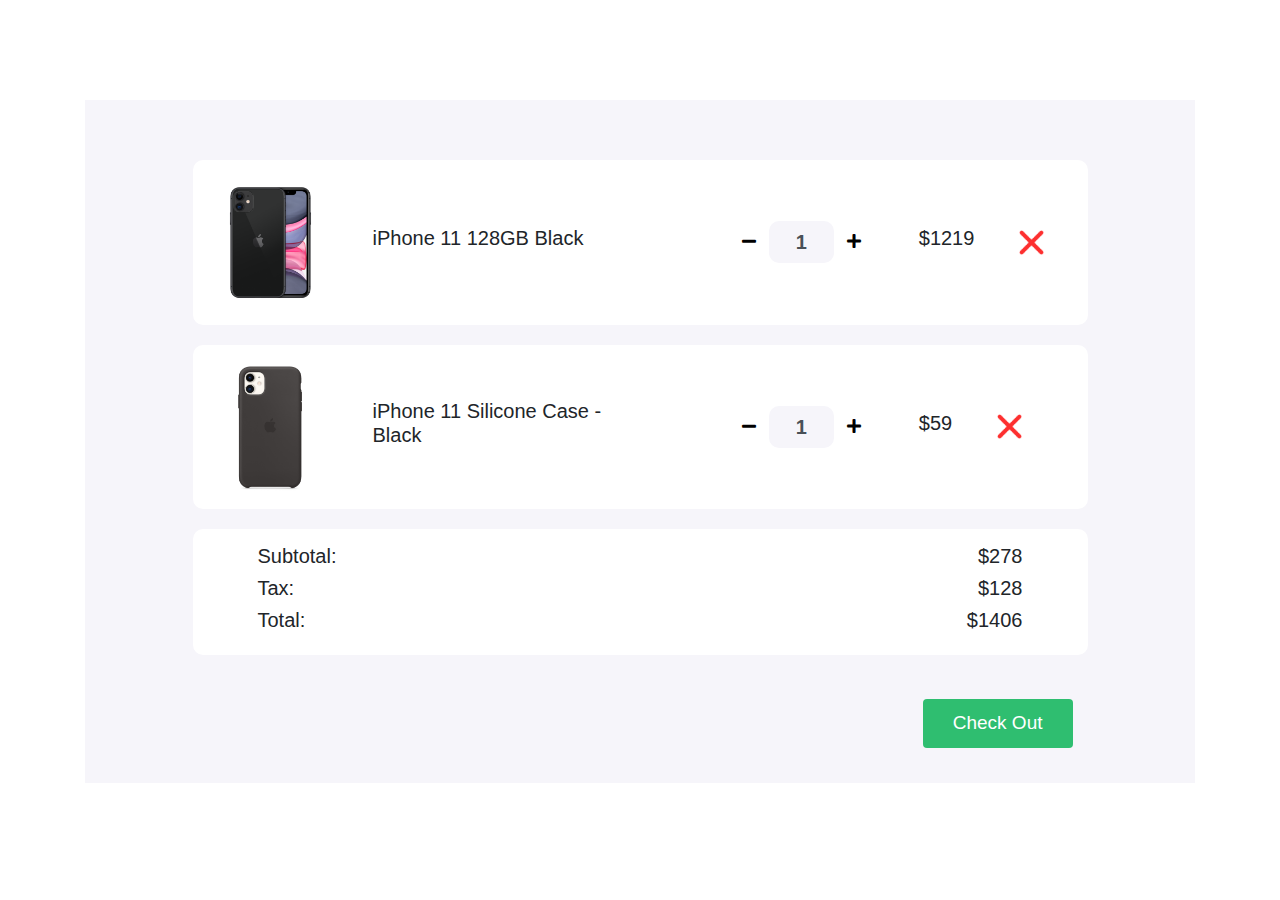
<file: shoping_Cart/index.html>
<!DOCTYPE html>
<html>

<head>
   <title>Shopping Cart</title>
   <meta charset="utf-8">
   <meta name="viewport" content="width=device-width, initial-scale=1">
   <link rel="stylesheet" href="https://maxcdn.bootstrapcdn.com/bootstrap/4.0.0/css/bootstrap.min.css">
   <link href="https://cdnjs.cloudflare.com/ajax/libs/font-awesome/5.11.2/css/all.css" rel="stylesheet" />
   <link href="style.css" rel="stylesheet">
</head>

<body>

   <section>
      <div class="container">
         <div class="cart">
            <div class="col-md-12 col-lg-10 mx-auto">
               <div class="cart-item">
                  <div class="row">
                     <div class="col-md-7 center-item">
                        <img src="images/product-1.png" alt="">
                        <h5>iPhone 11 128GB Black</h5>
                     </div>

                     <div class="col-md-5 center-item">
                        <div class="input-group number-spinner">
                           <button class="btn btn-default" onclick="handelProductChange('phone',false)"><i class="fas fa-minus"></i></button>
                           <input id="phoneCount" type="text"  class="form-control text-center" value="1">
                           <button class="btn btn-default" onclick="handelProductChange('phone',true)"><i class="fas fa-plus"></i></button>
                        </div>
                        <h5>$<span id="phonePrice">1219</span></h5>
                        <img src="images/remove.png" alt="" class="remove-item">
                     </div>
                  </div>
               </div>

               <div class="cart-item">
                  <div class="row">
                     <div class="col-md-7 center-item mx-auto">
                        <img src="images/product-2.png" alt="">
                        <h5>iPhone 11 Silicone Case - Black</h5>
                     </div>
                     <div class="col-md-5 center-item">
                        <div class="input-group number-spinner">
                           <button class="btn btn-default" onclick="handelProductChange('case',false)"><i class="fas fa-minus"></i></button>
                           <input id= "caseCount" type="text" class="form-control text-center" value="1">
                           <button class="btn btn-default" onclick="handelProductChange('case',true)"><i class="fas fa-plus"></i></button>

                        </div>
                        <h5>$<span id = "casePrice">59</span></h5>
                        <img src="images/remove.png" alt="" class="remove-item">
                     </div>
                  </div>
               </div>

               <div class="cart-item">
                  <div class="row">

                     <div class="col-md-8">
                        <h5>Subtotal: </h5>
                        <h5>Tax:</h5>
                        <h5>Total:</h5>
                     </div>

                     <div class="col-md-4 status">
                        <h5>$<span id = 'subTotal'>278</span></h5>
                        <h5>$<span id="taxAmount">128</span></h5>
                        <h5>$<span id="total">1406</span></h5>
                     </div>
                  </div>
               </div>
               <div class="col-md-12 pt-4 pb-4">
                  <button type="button" class="btn btn-success check-out">Check Out</button>
               </div>
            </div>
         </div>
      </div>
   </section>

   <script>
// document.getElementById('caseIncrese').addEventListener('click', function(){
//    handelProductChange(true);
// });
// document.getElementById('caseDecrease').addEventListener('click', function(){
//    handelProductChange(false);

//       });


      // document.getElementById('caseIncrese').addEventListener('click', function(){
      //    let caseIncrese = parseInt(document.getElementById('caseCount').value);
      //    caseIncrese++;
      //    document.getElementById('caseCount').value= caseIncrese;
      //    const casePrice= caseIncrese*59;
      //    document.getElementById('caseTotal').innerText=casePrice;
      // });

      // document.getElementById('caseDecrease').addEventListener('click', function(){
      //    let caseDecrease = parseInt(document.getElementById('caseCount').value);
      //    caseDecrease--;
      //    document.getElementById('caseCount').value= caseDecrease;
      //    const casePrice= caseDecrease*59;
      //    document.getElementById('caseTotal').innerText=casePrice;
      // });

      // document.getElementById('phoneIncrease').addEventListener('click', function(){
      //    let phoneCount =parseInt(document.getElementById('phoneCount').value);
      //    phoneCount++;
      //    document.getElementById('phoneCount').value=phoneCount;
      //    const phonePrice=phoneCount * 1219;
      //    document.getElementById('phonePrice').innerText=phonePrice;
      // });
      // document.getElementById('phoneDecrease').addEventListener('click', function(){
      //    let phoneCount= parseInt(document.getElementById('phoneCount').value);
      //    phoneCount--;
      //    document.getElementById('phoneCount').value=phoneCount;
      //    const phonePrice = phoneCount*1219;
      //    document.getElementById('phonePrice').innerText=phonePrice;
      // });
         // document.getElementById('phoneDecrease').addEventListener('click', function(){
         //    handelPhoneChange(false);
         // });
         // document.getElementById('phoneIncrease').addEventListener('click',function(){
         //    handelPhoneChange(true);
         // });


      //    function handelCaseChange(isIncrese){
      //    let caseCount = parseInt(document.getElementById('caseCount').value);
      //    if (isIncrese == false && caseCount>0){
      //       caseCount--;
      //    }
      //    else if(isIncrese == true){
      //       caseCount++;
      //    }
      //    document.getElementById('caseCount').value= caseCount;
      //    const casePrice= caseCount*59;
      //    document.getElementById('caseTotal').innerText=casePrice;
      // };

      //    function handelPhoneChange(isIncrese){
      //       let phoneCount = parseInt(document.getElementById('phoneCount').value);
      //       if (isIncrese==true){
      //          phoneCount++;
      //       } else if(isIncrese==false && phoneCount>0){
      //          phoneCount--;
      //       }
      //       document.getElementById('phoneCount').value=phoneCount;
      //       const phonePrice = phoneCount*1219;
      //       document.getElementById('phonePrice').innerText=phonePrice;
      //    };
      function handelProductChange(product,isIncrese){
            let productCount = parseInt(document.getElementById(product+'Count').value);
            if (isIncrese==true){
               productCount++;
            } else if(isIncrese==false && productCount>0){
               productCount--;
            };
            let productPrice =0;
            document.getElementById(product+'Count').value=productCount;
            if(product=='phone'){
               productPrice = productCount*1219;
            }else if(product=='case'){
               productPrice = productCount*59; 
            }
            document.getElementById(product+'Price').innerText=productPrice;
            subPrice();
         };

         function subPrice(){
            // const phonePrice = getPrice('phone');
            // const casePrice = getPrice('case');
            const subPrice = getPrice('phone')+getPrice('case');;
            document.getElementById('subTotal').innerText=subPrice;
            const tax = (subPrice/100)*10;
            document.getElementById('taxAmount').innerText=Math.round(tax);
            document.getElementById('total').innerText= subPrice+Math.round(tax);

         };
         function getPrice(product){
            const productPrice = parseInt(document.getElementById(product+'Price').innerText);
            return productPrice;
         }
   </script>
</body>

</html>
</file>
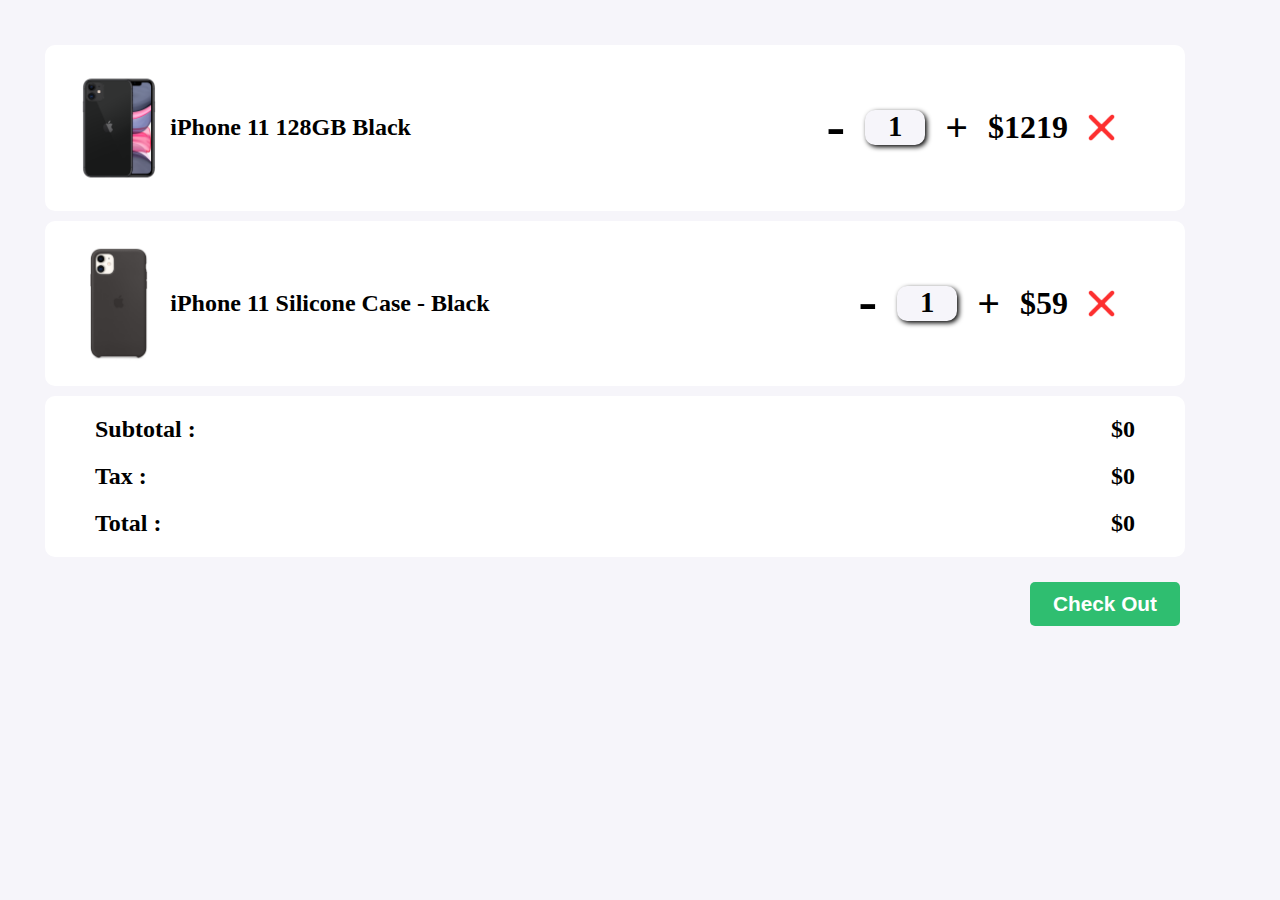
<file: shopping-cart/index.html>
<!DOCTYPE html>
<html lang="en">
<head>
   <meta charset="UTF-8">
   <meta http-equiv="X-UA-Compatible" content="IE=edge">
   <meta name="viewport" content="width=device-width, initial-scale=1.0">
   <title> Happy Shopping </title>
   <link rel="stylesheet" href="style.css">
</head>
<body id = "body">
   <div class="cartArea" id="cartArea1"> 
      <div class="imageName">
         <img class="productImage" src="images/product-1.png" alt="Product-1">
         <h2 class="productName">iPhone 11 128GB Black</h2>
      </div>
      <div class="priceQ">
         <h1 class="minnes" id="minnesQty">-</h1>
         <h1 class="qtyInput" id="inputQty">1</h1>
         <h1 class="plus" id="plusQty">+</h1>
         <h1 class="price">$<span id="priceAmount">1219</span></h1>
         <img class="close" id = "closeItem1" src="images/remove.png">
      </div>
   </div>
   <div class="cartArea" id="cartArea2"> 
      <div class="imageName">
         <img class="productImage" src="images/product-2.png" alt="Product-1">
         <h2 class="productName">iPhone 11 Silicone Case - Black</h2>
      </div>
      <div class="priceQ">
         <h1 class="minnes" id="minnesQtyp2">-</h1>
         <h1 class="qtyInput" id="inputQtyp2">1</h1>
         <h1 class="plus" id="plusQtyp2">+</h1>
         <h1 class="price">$<span id="priceAmountp2">59</span></h1>
         <img class="close" id = "closeItem2" src="images/remove.png">
      </div>
   </div>
   <!-- <div class="cartArea"> 
      <div class="imageName">
         <img class="productImage" src="images/product-1.png" alt="Product-1">
         <h2 class="productName">iPhone 11 128GB Black</h2>
      </div>
      <div class="priceQ">
         <h1 class="minnes">-</h1>
         <input class="qtyInput" type="number">
         <h1 class="plus">+</h1>
         <h1 class="price">$<span class="priceAmount">1219</span></h1>
         <img class="close" src="images/remove.png">
      </div>
   </div> -->
   <div class="cartArea">
      <div class="calculationName">
         <h2>Subtotal :</h2>
         <h2>Tax :</h2>
         <h2>Total :</h2>
      </div>
      <div class="calcilationAmount">
         <h2>$<span id='subTotal'>0</span></h2>
         <h2>$<span id='tax'>0</span></h2>
         <h2>$<span id ='total'>0</span></h2>
      </div>
   </div>
   <div class="btnDiv">
      <button class="checkOutBtn" id="checkOut">Check Out</button>
   </div>
   <script src="script.js"></script>
</body>
</html>
</file>
<file: shoping_Cart/style.css>
body{
	background: #fff;
}
.cart{
	margin: 100px 0;
	background-color: #F6F5FA;;
	padding: 60px 0;
}
.total-price{
	padding-bottom: 15px;
}
.cart-item{
	background-color: #fff;
	border-radius: 10px;
	padding: 15px 20px;
	margin-bottom: 20px;
}
.center-item{
    display: flex;
    align-items: center;
    justify-content: flex-start;
}
.cart-item img{
	width: 115px;
}
.cart-item h5{
    padding: 0 45px;
}
.cart-item .remove-item{
	width: 25px!important;
}
.btn-default{
	background-color: #fff;
}
.cart-item .form-control{
	background-color: #F6F5FA;
	border: none;
    width: 65px;
    border-radius: 10px!important;
    font-weight: 700;
    font-size: 20px;
}
.input-group{
	width: unset;
}
.status{
	text-align: right;
}
.check-out{
    float: right;
    padding: 10px 30px;
	font-size: 19px;
	background-color: #2FBE70;
	border: none;
}
</file>
<file: shopping-cart/style.css>
body{
	margin: 20px;
	padding: 20px;
	background-color: #f6f5fa;
	display: flex;
	flex-direction: column;
}

.cartArea{
	height: auto;
	width: 95%;
	margin: 5px;
	border-radius: 10px;
	display: flex;
	flex-wrap: wrap;
	justify-content: space-between;
	align-items: center;
	background-color: white;
}



.imageName{
	padding: 2%;
	display: flex;
	align-items: center;
	position:relative;
}
.productImage{
	height: 120px;
}
.priceQ{
	margin-left: 40px;
	padding-right: 20px;
	display:flex;
	align-items: center;
	position: relative;

}
.productName{

}
.minnes{
	font-size:3.5rem;
	font-weight: 900;
	position: relative;
	top:-2px;
	margin-right: 20px;

}
.qtyInput{
	height: 35px;
	width: 60px;
	background-color: #f6f5fa;
	border-style: none;
	box-shadow: 2px 2px 5px;
	margin-right: 20px;
	border-radius: 10px;
	font-size: 1.8rem;
	text-align: center;
}
.plus{
	font-size: 2.5rem;
	font-weight: 900;
	margin-right: 20px;
}
.price{
	margin-right: 20px;
}
.close{
	height: 27px;
	width: auto;
	padding-right: 50px;
}
.calculationName{
	padding-left: 50px;
}
.calcilationAmount{
	padding-right: 50px;
}
.btnDiv{
	width: 95%;
	display: flex;
	justify-content:flex-end;
	align-items: center;
	
}
.checkOutBtn{
	font-size: 1.3rem;
	font-weight: 700;
	padding: 10px;
	height: auto;
	width: 150px;
	margin-top: 20px;
	border-style: none;
	border-radius: 5px;
	background-color:#2FBE70 ;
	color: white;

}
.checkOutBtn:hover{
	background-color:#218838 ;
}
</file>
